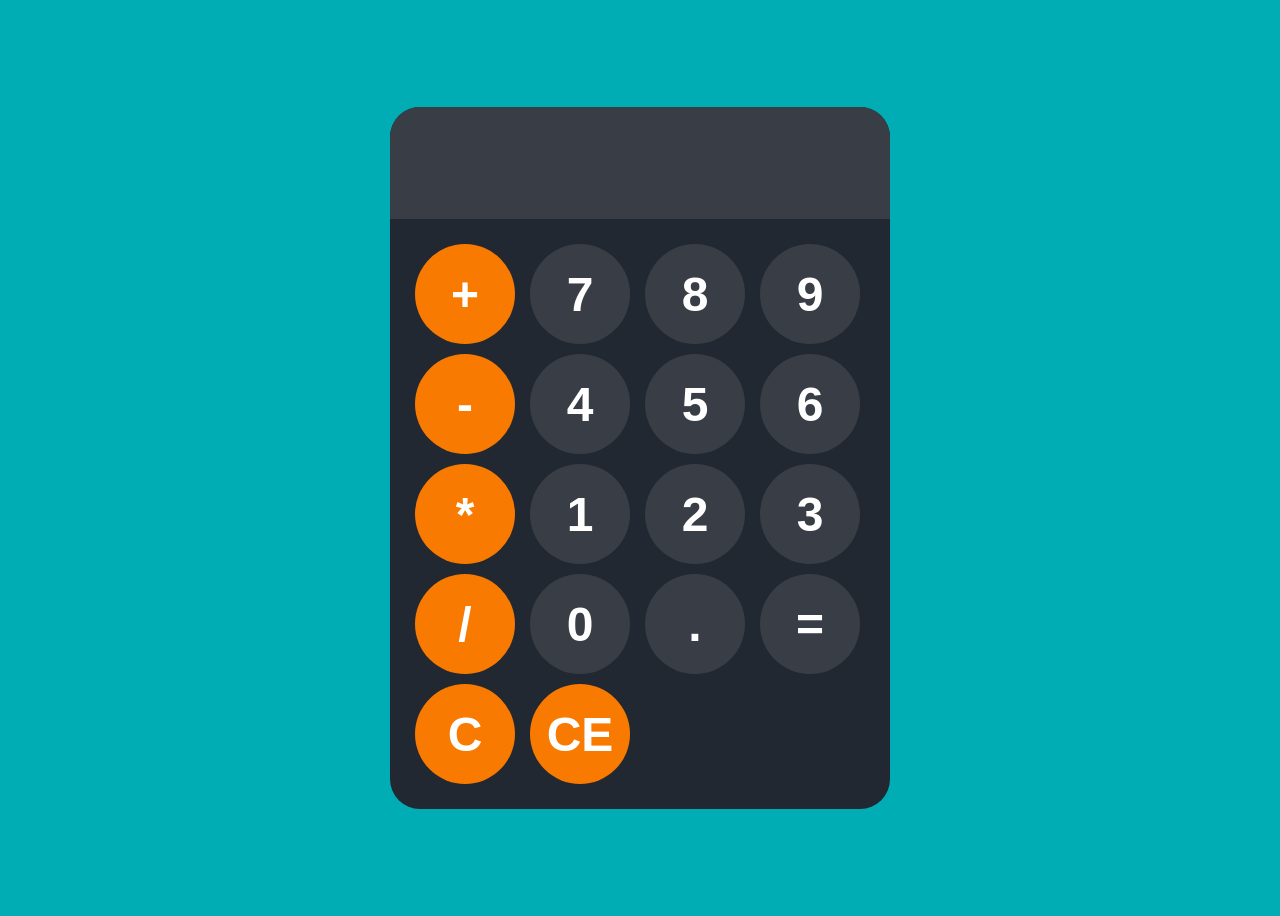
<file: Calculater/index.html>
<!DOCTYPE html>
<html lang="en">
<head>
    <meta charset="UTF-8">
    <meta name="viewport" content="width=device-width, initial-scale=1.0">
    <title>Calculater</title>
    <link rel="stylesheet" href="style.css">
</head>
<body>
    <div class="calculatur">
        <input id="display" readonly>
        <div id="keys">
            <button onclick="appendToDisplay('+')" class="mainBtn">+</button>
            <button onclick="appendToDisplay('7')">7</button>
            <button onclick="appendToDisplay('8')">8</button>
            <button onclick="appendToDisplay('9')">9</button>
            <button onclick="appendToDisplay('-')" class="mainBtn">-</button>
            <button onclick="appendToDisplay('4')">4</button>
            <button onclick="appendToDisplay('5')">5</button>
            <button onclick="appendToDisplay('6')">6</button>
            <button onclick="appendToDisplay('*')" class="mainBtn">*</button>
            <button onclick="appendToDisplay('1')">1</button>
            <button onclick="appendToDisplay('2')">2</button>
            <button onclick="appendToDisplay('3')">3</button>
            <button onclick="appendToDisplay('/')" class="mainBtn">/</button>
            <button onclick="appendToDisplay('0')">0</button>
            <button onclick="appendToDisplay('.')">.</button>
            <button onclick="calculate()">=</button>
            <button onclick="clearDisplay()" class="mainBtn">C</button>
            <button onclick="clearOne()" class="mainBtn">CE</button>
        </div>

    </div>
    <script src="script.js"></script>
</body>
</html>
</file>
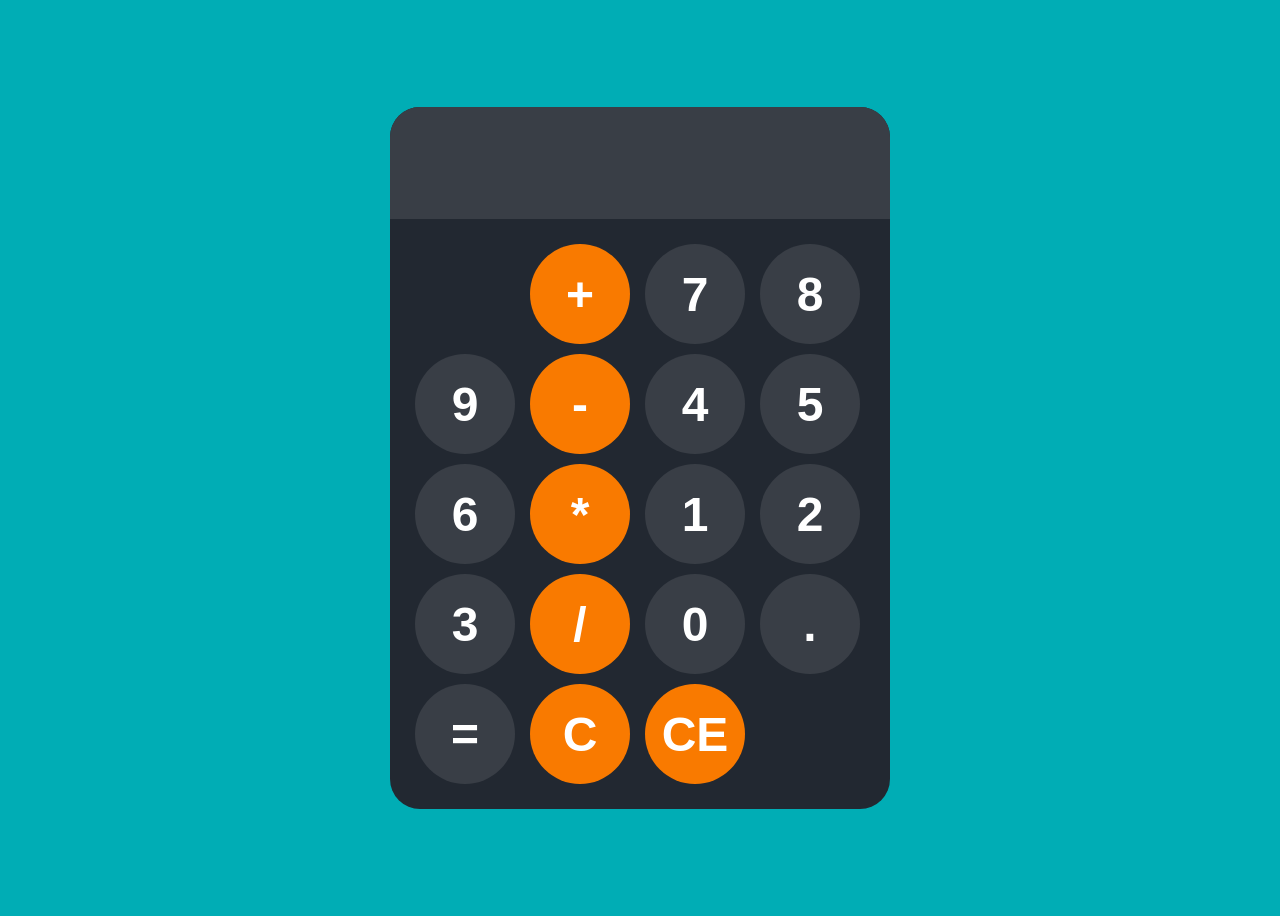
<file: calculaterApp/index.html>
<!DOCTYPE html>
<html lang="en">
<head>
    <meta charset="UTF-8">
    <meta name="viewport" content="width=device-width, initial-scale=1.0">
    <title>Calculater</title>
    <link rel="stylesheet" href="style.css">
</head>
<body>
    <div class="calculatur">
        <input id="display" readonly>
        <div id="keys">
            <nav></nav>
            <button onclick="appendToDisplay('+')" class="mainBtn">+</button>
            <button onclick="appendToDisplay('7')">7</button>
            <button onclick="appendToDisplay('8')">8</button>
            <button onclick="appendToDisplay('9')">9</button>
            <button onclick="appendToDisplay('-')" class="mainBtn">-</button>
            <button onclick="appendToDisplay('4')">4</button>
            <button onclick="appendToDisplay('5')">5</button>
            <button onclick="appendToDisplay('6')">6</button>
            <button onclick="appendToDisplay('*')" class="mainBtn">*</button>
            <button onclick="appendToDisplay('1')">1</button>
            <button onclick="appendToDisplay('2')">2</button>
            <button onclick="appendToDisplay('3')">3</button>
            <button onclick="appendToDisplay('/')" class="mainBtn">/</button>
            <button onclick="appendToDisplay('0')">0</button>
            <button onclick="appendToDisplay('.')">.</button>
            <button onclick="calculate()">=</button>
            <button onclick="clearDisplay()" class="mainBtn">C</button>
            <button onclick="clearOne()" class="mainBtn">CE</button>
        </div>

    </div>
    <script src="script.js"></script>
</body>
</html>
</file>
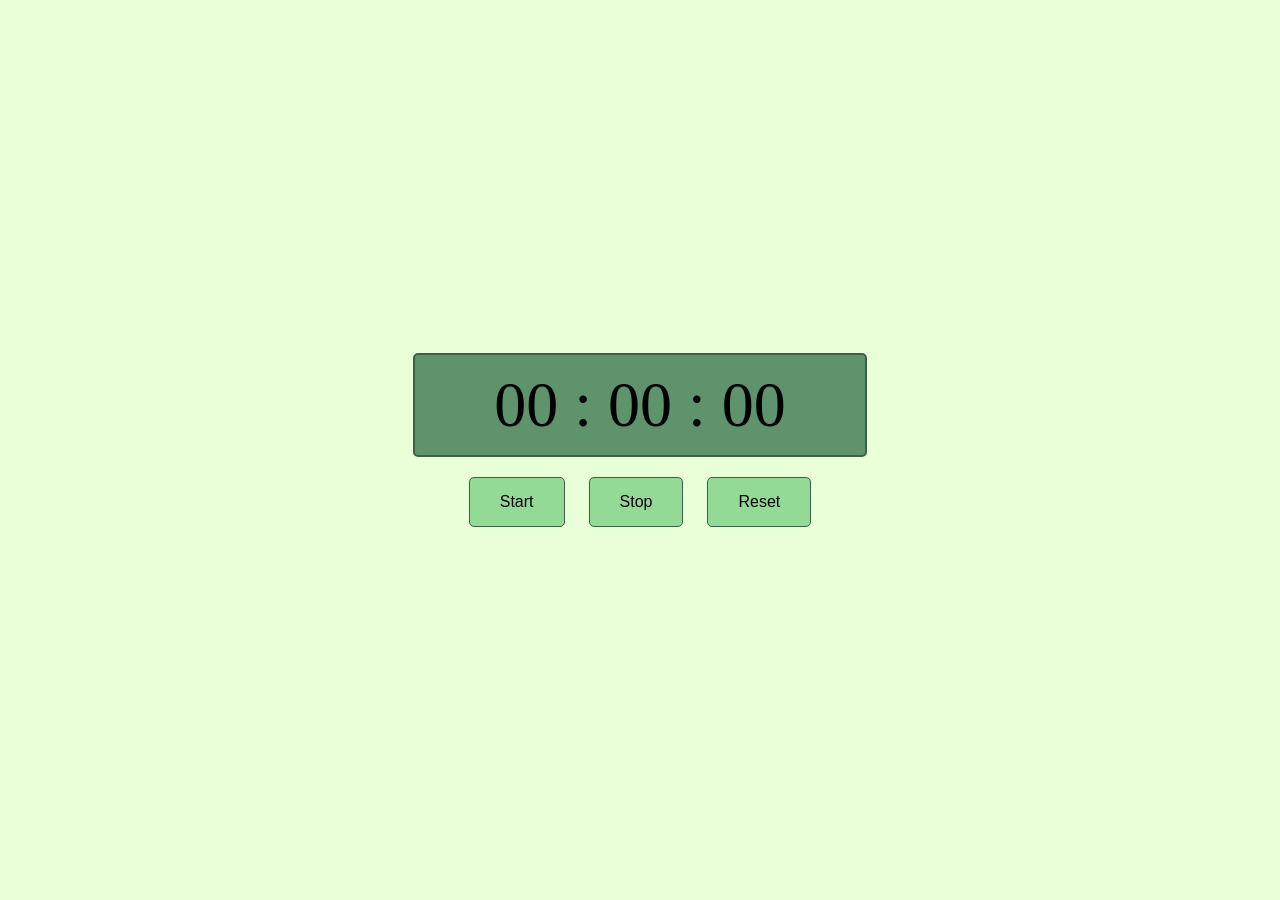
<file: timerMini/index.html>
<!DOCTYPE html>
<html lang="en">
  <head>
    <meta charset="UTF-8" />
    <meta name="viewport" content="width=device-width, initial-scale=1.0" />
    <title>Timer</title>
    <link rel="stylesheet" href="style.css" />
    <link rel="preconnect" href="https://fonts.googleapis.com" />
    <link rel="preconnect" href="https://fonts.gstatic.com" crossorigin />
    <link
      href="https://fonts.googleapis.com/css2?family=DM+Serif+Text:ital@0;1&display=swap"
      rel="stylesheet"
    />
  </head>
  <body>
    <div class="timer_main">
      <div class="timer">00 : 00 : 00</div>
    </div>
    <div class="button">
      <button class="start">Start</button>
      <button class="stop">Stop</button>
      <button class="reset">Reset</button>
    </div>
  </body>
  <script src="script.js"></script>
</html>
</file>
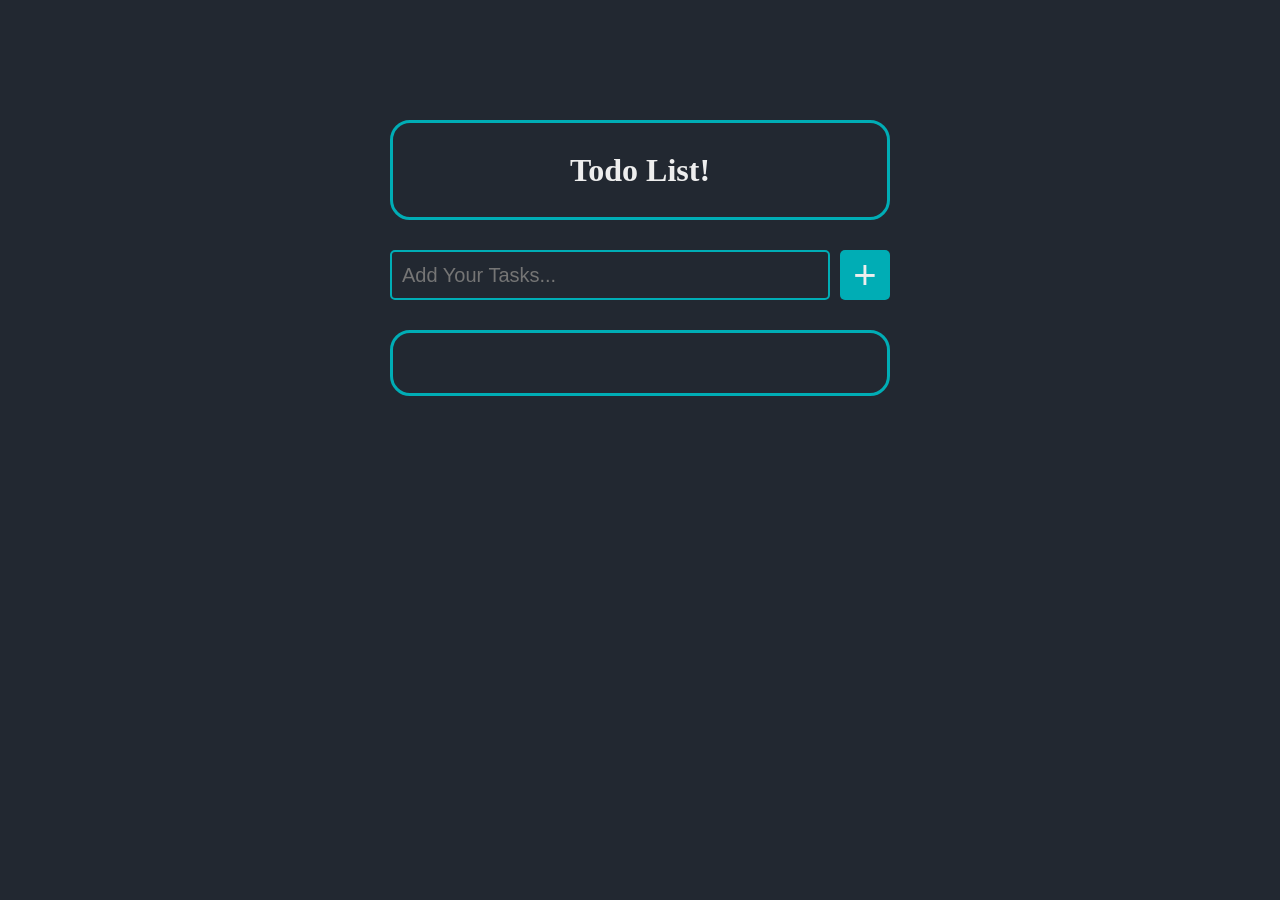
<file: to_do_list/index.html>
<!DOCTYPE html>
<html lang="en">
<head>
    <meta charset="UTF-8">
    <meta name="viewport" content="width=device-width, initial-scale=1.0">
    <title>To Do List</title>
    <link rel="stylesheet" href="style.css">
</head>
<body>
    <div class="container">
        <div class="statsBar">
            <div class="detials">
                <h1>Todo List!</h1>
            </div>
        </div>

        <form action="">
            <input type="text" id="taskInput" placeholder="Add Your Tasks...">
            <button onclick="addTask()">+</button>
        </form>

        <ul class="taskList">
        </ul>
    
    </div>


    <script src="script.js"></script>
</body>
</html>
</file>
<file: Calculater/style.css>
body {
    display: flex;
    justify-content: center;
    align-items: center;
    height: 100vh;
    background-color: #00ADB5;
}


#display {
    width: 100%;
    padding: 10px;
    font-size: 5rem;
    background-color: #393E46;
    border: none;
    text-align: left;
    color: white;
}

.calculatur {
    background-color: #222831;
    max-width: 500px;
    overflow: hidden;
    border-radius: 30px;
}

#keys {
    display: grid;
    grid-template-columns: repeat(4, 1fr);
    gap: 10px;
    padding: 25px;
}

button {
    width: 100px;
    height: 100px;
    border-radius: 50px;
    background-color: #393E46;
    border: none;
    cursor: pointer;
    color: white;
    font-weight: bold;
    font-size: 3rem;
}

.mainBtn {
    background-color: #F97A00;
}
</file>
<file: calculaterApp/style.css>
body {
    display: flex;
    justify-content: center;
    align-items: center;
    height: 100vh;
    background-color: #00ADB5;
}


#display {
    width: 100%;
    padding: 10px;
    font-size: 5rem;
    background-color: #393E46;
    border: none;
    text-align: left;
    color: white;
}

.calculatur {
    background-color: #222831;
    max-width: 500px;
    overflow: hidden;
    border-radius: 30px;
}

#keys {
    display: grid;
    grid-template-columns: repeat(4, 1fr);
    gap: 10px;
    padding: 25px;
}

button {
    width: 100px;
    height: 100px;
    border-radius: 50px;
    background-color: #393E46;
    border: none;
    cursor: pointer;
    color: white;
    font-weight: bold;
    font-size: 3rem;
}

.mainBtn {
    background-color: #F97A00;
}
</file>
<file: timerMini/style.css>
* {
  margin: 0px;
  padding: 0px;
}

body {
  background-color: #e8ffd7;
  display: flex;
  justify-content: center;
  align-items: center;
  height: 100vh;
  flex-direction: column;
}

.timer_main {
  background-color: #5e936c;
  height: 100px;
  width: 50vh;
  font-size: 4rem;
  display: flex;
  justify-content: center;
  align-items: center;
  border-radius: 5px;
  border: 2px solid #3e5f44;
}

.button button {
  padding: 15px 30px;
  margin: 20px 10px;
  font-size: 1rem;
  border-radius: 5px;
  border: 1px solid #3e5f44;
  background-color: #93da97;
}
</file>
<file: to_do_list/style.css>
* {
  margin: 0px;
  padding: 0px;
  box-sizing: border-box;
}

:root {
  --background: #222831;
  --box: #00adb5;
  --font: #eeeeee;
}

body {
  background-color: var(--background);
  color: var(--font);
}

.container {
  display: flex;
  align-items: center;
  justify-content: center;
  flex-direction: column;
  margin-top: 120px;
}

/*.............Stats Bar...........*/

.statsBar {
  height: 100px;
  width: 500px;
  background-color: var(--background);
  border: 3px solid var(--box);
  border-radius: 20px;
  display: flex;
  gap: 45px;
  padding: 20px;
  display: flex;
  justify-content: center;
  align-items: center;
}

/* ...........Form Input............ */

form {
  margin-top: 30px;
  display: flex;
  gap: 10px;
}

input {
  width: 440px;
  height: 50px;
  font-size: 20px;
  outline: none;
  padding: 10px;
  border-radius: 5px;
  background: var(--background);
  border: 2px solid var(--box);
  color: var(--font);

}

button {
  width: 50px;
  height: 50px;
  font-size: 40px;
  background-color: var(--box);
  border: none;
  color: var(--font);
  cursor: pointer;
  border-radius: 5px;
}

.taskList {
  margin-top: 30px;
  width: 500px;
  padding: 30px;
  border: 3px solid var(--box);
  border-radius: 20px;
}

.taskList li {
  list-style: none;
  font-size: 20px;
  padding-bottom: 10px;
  cursor: pointer;
  display: flex;
  justify-content: space-between;
}

.Checked {
  text-decoration: line-through;
}
</file>
